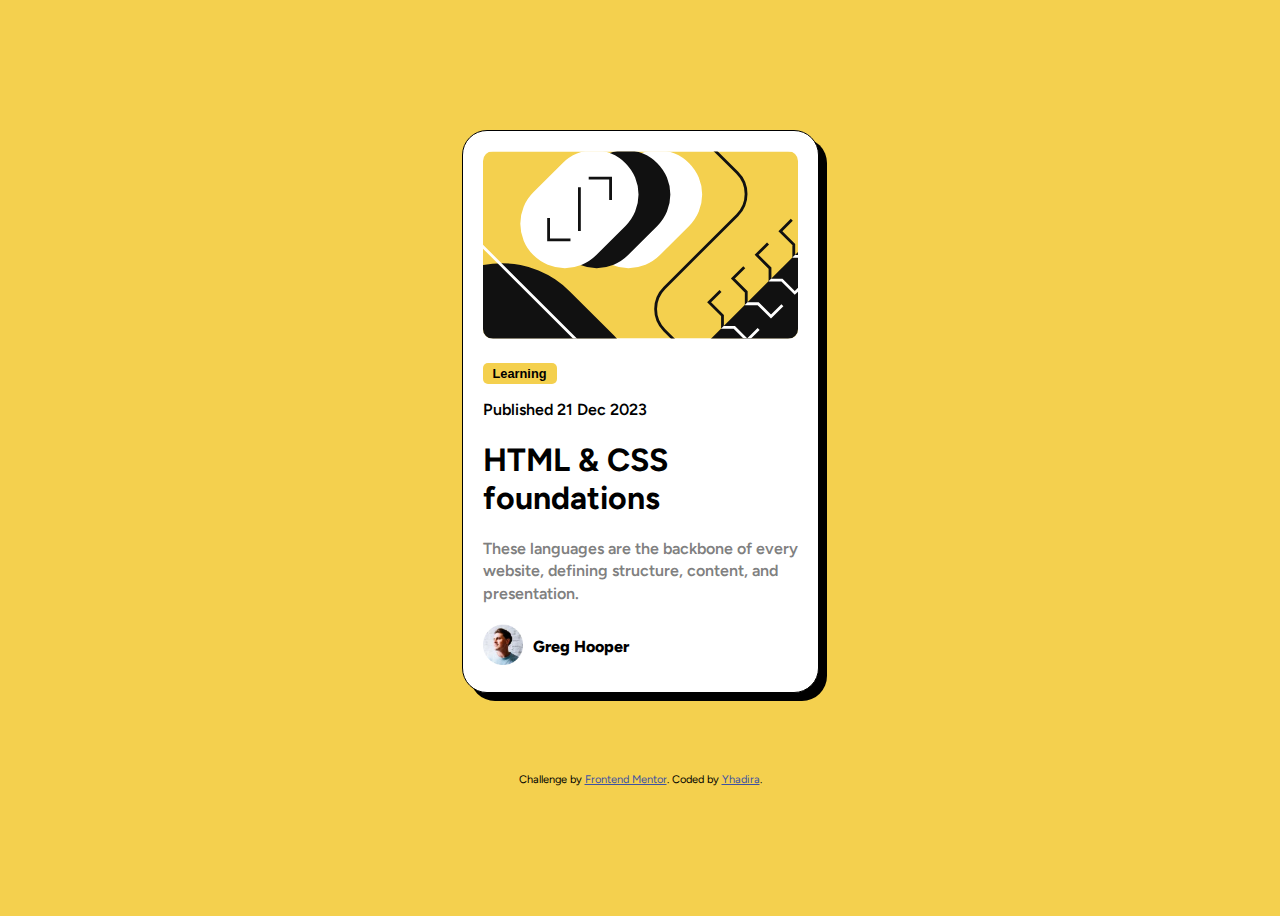
<file: blog-preview-card-main/index.html>
<!DOCTYPE html>
<html lang="en">

<head>
  <meta charset="UTF-8">
  <meta name="viewport" content="width=device-width, initial-scale=1.0">


  <link rel="icon" type="image/png" sizes="32x32" href="./assets/images/favicon-32x32.png">
  <link rel="preconnect" href="https://fonts.googleapis.com">
  <link rel="preconnect" href="https://fonts.gstatic.com" crossorigin>
  <link href="https://fonts.googleapis.com/css2?family=Figtree:wght@600;800&family=Outfit:wght@400;700&display=swap"
    rel="stylesheet">
  <title>Frontend Mentor | Blog preview card</title>

  
  <style>
    :root {
      --bg-color: hsl(47, 88%, 63%);
      --bg-card-color: hsl(0, 0%, 100%);
      --f-clr-800: hsl(0, 0%, 7%);
      --f-clr-400: hsl(0, 0%, 50%);
      --fs-800: 1.1235rem;
      --fs-400: 1rem;
      --fs-200: 0.8rem;
      --fw-800: 800;
      --fw-600: 600;
      --line-height: 1.4;
      --ff: Figtree;
    }

    body {
      display: grid;
      place-content: center;
      height: 100vh;
      background-color: var(--bg-color);
      font-family: var(--ff);
    }

    img {
      width: 100%;
    }

    .card {
      max-width: 315px;
      border: 0.5px solid #000;
      background-color: var(--bg-card-color);
      padding: 20px;
      border-radius: 25px;
      box-shadow: 8px 8px;
    }

    .article-img {
      border-radius: 10px;
      margin-bottom: 20px;

    }

    button {
      background-color: var(--bg-color);
      border-radius: 5px;
      border: none;
      cursor: pointer;
      font-size: var(--fs-200);
      padding: 3px 10px;
      font-weight: var(--fw-800);
    }

    .card-content {
      font-size: var(--fs-400);
      font-weight: var(--fw-600);
    }

    .card-content .info {
      color: var(--f-clr-400);
      line-height: var(--line-height);
      text-align: left;
    }

    .profile {
      display: flex;
      align-items: center;
      font-weight: var(--fw-800);
      gap: 10px;
    }

    .profile div {
      width: 40px;
    }



    .attribution {
      margin-top: 5rem;
      font-size: 11px;
      text-align: center;
    }

    .attribution a {
      color: hsl(228, 45%, 44%);
    }
  </style>
</head>

<body>

  <section class="card">

    <img class="article-img" src="assets/images/illustration-article.svg" alt="">

    <div class="card-content">
      <button>Learning</button>
      <p>Published 21 Dec 2023</p>
      <h1>HTML & CSS foundations</h1>

      <p class="info">These languages are the backbone of every website, defining structure, content, and presentation.
      </p>

      <div class="profile">
        <div>
          <img src="assets/images/image-avatar.webp" alt="">
        </div>
        <p>Greg Hooper</p>
      </div>
    </div>
  </section>



  <div class="attribution">
    Challenge by <a href="https://www.frontendmentor.io/challenges/blog-preview-card-ckPaj01IcS"
      target="_blank">Frontend Mentor</a>.
    Coded by <a href="https://www.frontendmentor.io/profile/Siphixx">Yhadira</a>.
  </div>


</body>

</html>
</file>
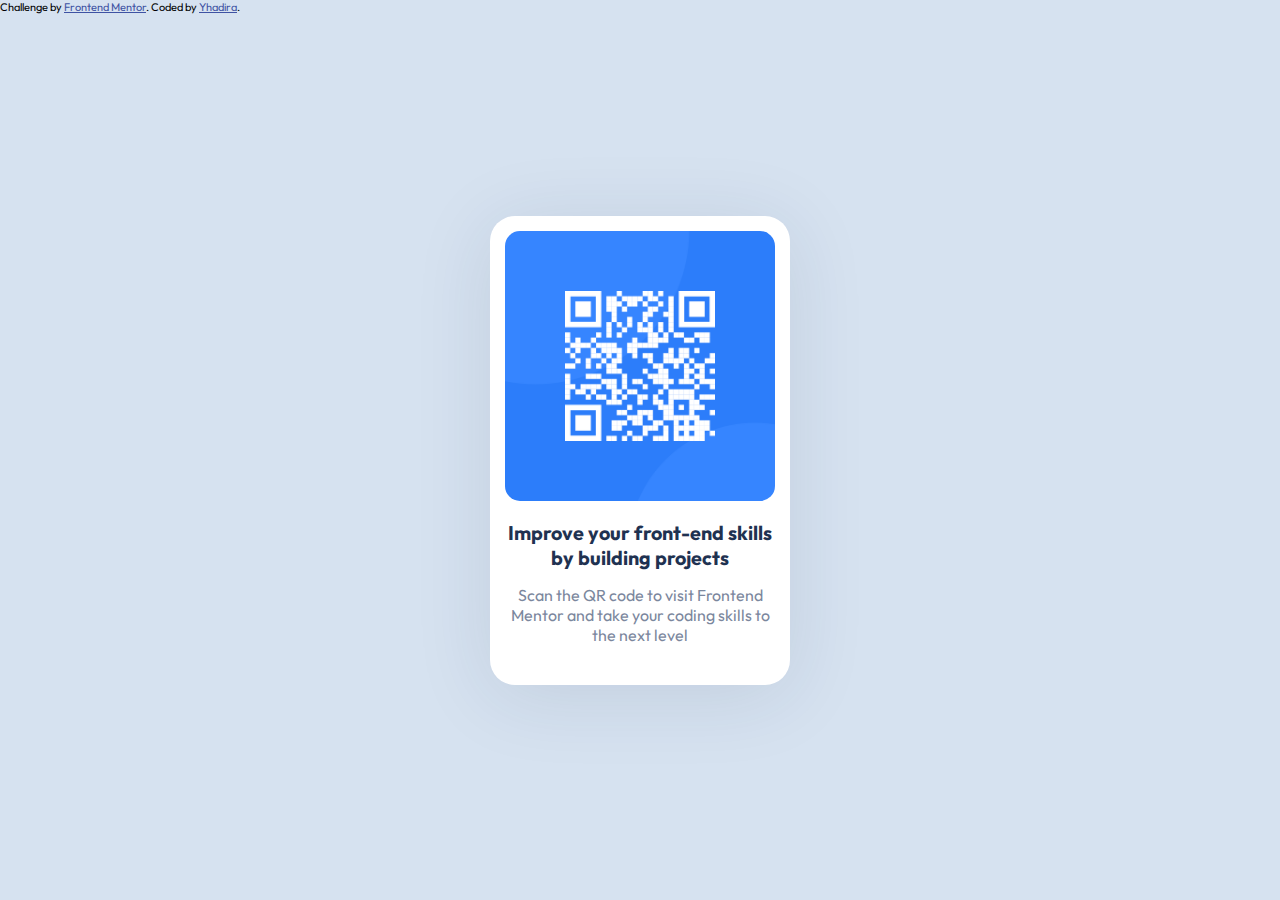
<file: qr-code-component-main/index.html>
<!DOCTYPE html>
<html lang="en">

<head>
  <meta charset="UTF-8">
  <meta name="viewport" content="width=device-width, initial-scale=1.0">
  <!-- displays site properly based on user's device -->

  <link rel="icon" type="image/png" sizes="32x32" href="./images/favicon-32x32.png">
  <link rel="preconnect" href="https://fonts.googleapis.com">
  <link rel="preconnect" href="https://fonts.gstatic.com" crossorigin>
  <link href="https://fonts.googleapis.com/css2?family=Outfit:wght@400;700&display=swap" rel="stylesheet">
  <title>Frontend Mentor | QR code component</title>

  <!-- Feel free to remove these styles or customise in your own stylesheet 👍 -->
  <style>
    :root {
      --bg-color: hsl(0, 0%, 100%);
      --f-clr-heading: hsl(218, 44%, 22%);
      --f-clr-900: hsl(220, 15%, 55%);
      --bg-color-lightblue: hsl(212, 45%, 89%);
      --fs-paragraph: 0.938;
      --fw-paragraph: 400;
      --fs-heading: 1.232rem;
      --fw-heading: 700;

      --box-shadow-color: hsla(217, 45%, 22%, 0.11);
    }

    * {
      margin: 0;
      padding: 0;
      box-sizing: border-box;
    }

    body {
      min-height: 100vh;
      background-color: var(--bg-color-lightblue);
      display: grid;
      place-content: center;
      font-family: outfit;
    }


    .card-qr {
      max-width: 300px;
      background-color: var(--bg-color);
      padding: 15px;
      border-radius: 25px;
      box-shadow: 0px 10px 80px var(--box-shadow-color);
    }

    .card-img img {
      border-radius: 15px;
      width: 100%;
    }

    .card-content {
      text-align: center;

    }

    .card-content>* {
      margin-block: 15px;
    }

    .card-content h3 {
      color: var(--f-clr-heading);
      font-size: var(--fs-heading);
      font-weight: var(--fw-heading);
    }

    .card-content p {
      color: var(--f-clr-900);
      font-size: var(--fs-paragraph);
      font-weight: var(--fw-paragraph);
      padding-bottom: 10px;
    }

    .attribution {
      position: absolute;
      font-size: 11px;
      text-align: center;
    }

    .attribution a {
      color: hsl(228, 45%, 44%);
    }
  </style>
</head>


<body>

  <section class="card-qr">
    <div class="card-img">
      <img src="images/image-qr-code.png" alt="">
    </div>
    <div class="card-content">
      <h3>Improve your front-end skills by building projects</h3>
      <p>Scan the QR code to visit Frontend Mentor and take your coding skills to the next level</p>
    </div>
  </section>





  <div class="attribution">
    Challenge by <a href="https://www.frontendmentor.io/challenges/qr-code-component-iux_sIO_H" target="_blank">Frontend Mentor</a>.
    Coded by <a href="https://www.frontendmentor.io/profile/Siphixx">Yhadira</a>.
  </div>
</body>

</html>
</file>
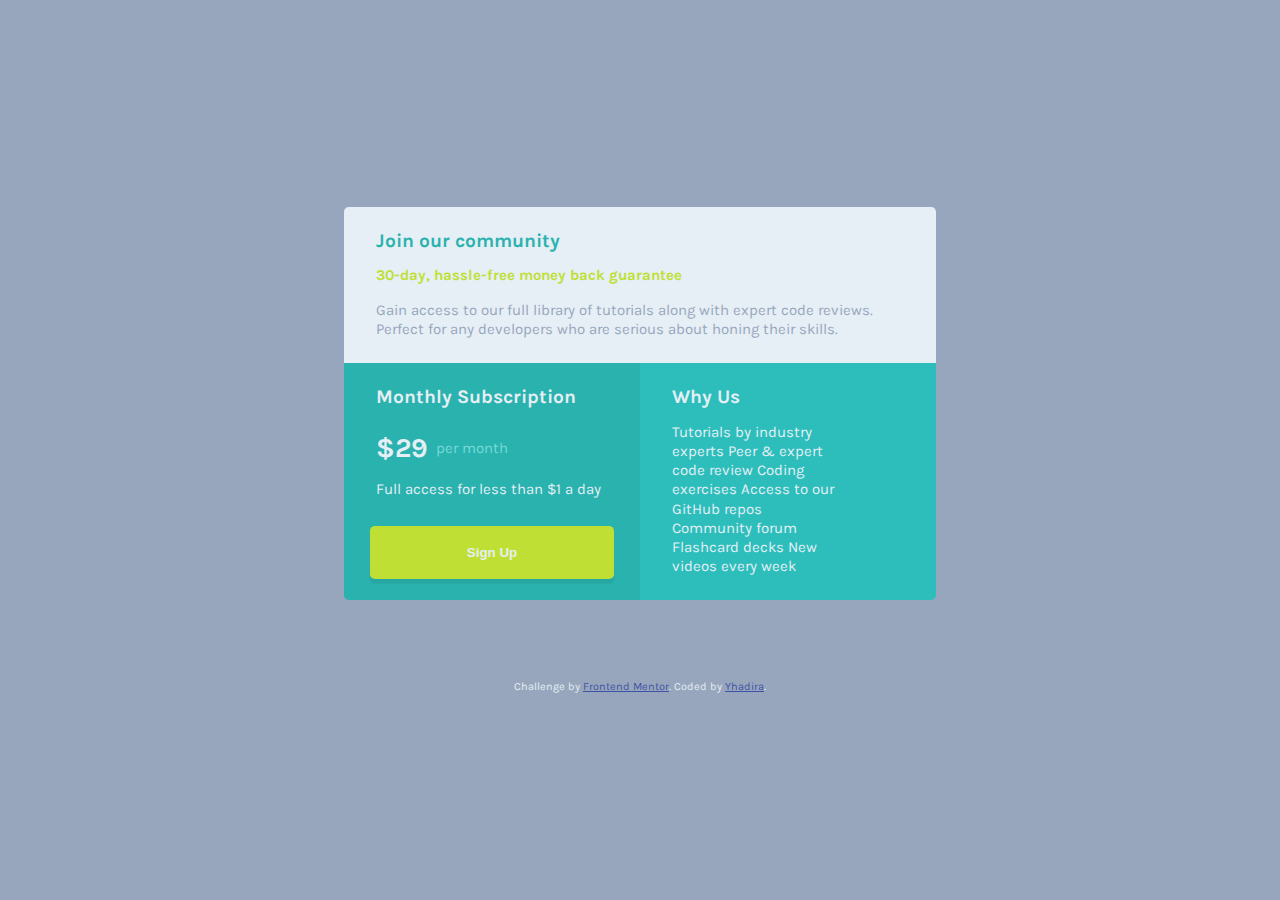
<file: single-price-grid-component-master/index.html>
<!DOCTYPE html>
<html lang="en">

<head>
  <meta charset="UTF-8">
  <meta name="viewport" content="width=device-width, initial-scale=1.0">

  <link rel="icon" type="image/png" sizes="32x32" href="./images/favicon-32x32.png">
  <link rel="stylesheet" href="style.css">

  <link rel="preconnect" href="https://fonts.googleapis.com">
  <link rel="preconnect" href="https://fonts.gstatic.com" crossorigin>
  <link
    href="https://fonts.googleapis.com/css2?family=Figtree:wght@600;800&family=Inter:wght@400;700&family=Karla:wght@400;700&family=Lexend+Deca&family=Outfit:wght@400;700&display=swap"
    rel="stylesheet">
  <title>Frontend Mentor | Single Price Grid Component</title>


</head>

<body>

  <div class="card-container">
    <main class="card">
      <div class="card__section">
        <h1 class="cyan_accent">Join our community</h1>
        <p class="yellow_accent">30-day, hassle-free money back guarantee</p>
        <p class="grayish_accent">Gain access to our full library of tutorials along with expert code reviews.
          Perfect for any developers who are serious about honing their skills.
        </p>
      </div>
      <div class="card__section">
        <h1>Monthly Subscription</h1>
        <p><span>&dollar;29</span>per month</p>
        <p class="info">Full access for less than &dollar;1 a day</p>
        <button class="sign_up_btn">Sign Up</button>
      </div>
      <div class="card__section">
        <h1>Why Us</h1>
        <p>Tutorials by industry experts
          Peer &amp; expert code review
          Coding exercises
          Access to our GitHub repos
          Community forum
          Flashcard decks
          New videos every week
        </p>
      </div>
    </main>
  </div>





  <footer>
    <p class="attribution">
      Challenge by <a
        href="https://www.frontendmentor.io/challenges/single-price-grid-component-5ce41129d0ff452fec5abbbc"
        target="_blank">Frontend Mentor</a>.
      Coded by <a href="https://www.frontendmentor.io/profile/Siphixx">Yhadira</a>.
    </p>
  </footer>

</body>

</html>
</file>
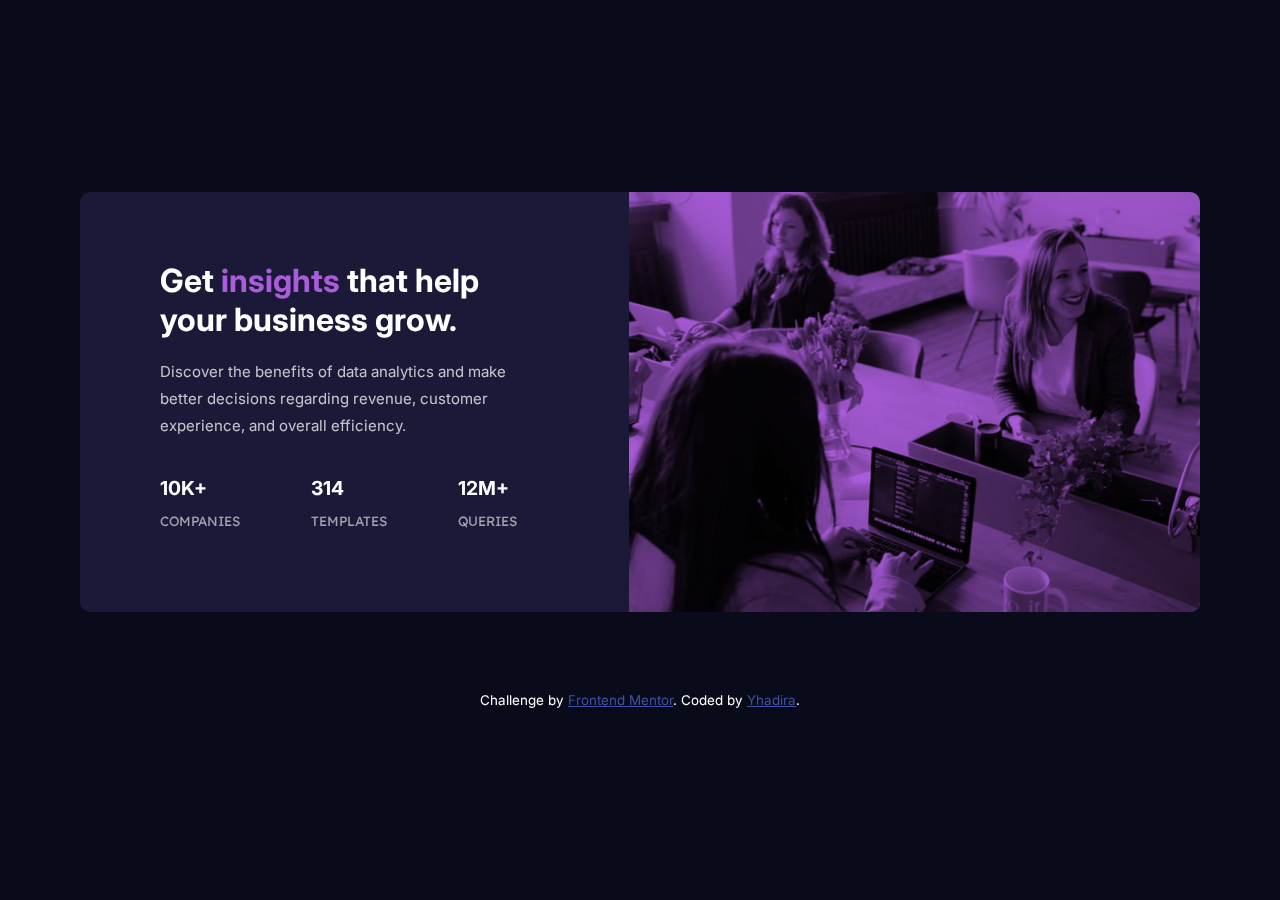
<file: stats-preview-card-component-main/index.html>
<!DOCTYPE html>
<html lang="en">

<head>
  <meta charset="UTF-8">
  <meta name="viewport" content="width=device-width, initial-scale=1.0">


  <link rel="icon" type="image/png" sizes="32x32" href="./images/favicon-32x32.png">

  <!-- FONTS -->
  <link rel="preconnect" href="https://fonts.googleapis.com">
  <link rel="preconnect" href="https://fonts.gstatic.com" crossorigin>
  <link
    href="https://fonts.googleapis.com/css2?family=Figtree:wght@600;800&family=Inter:wght@400;700&family=Outfit:wght@400;700&display=swap"
    rel="stylesheet">
  <link rel="preconnect" href="https://fonts.googleapis.com">
  <link rel="preconnect" href="https://fonts.gstatic.com" crossorigin>
  <link
    href="https://fonts.googleapis.com/css2?family=Figtree:wght@600;800&family=Inter:wght@400;700&family=Lexend+Deca&family=Outfit:wght@400;700&display=swap"
    rel="stylesheet">
  <!-- FONTS -->

  <link rel="stylesheet" href="style.css">

  <title>Frontend Mentor | Stats preview card component</title>

</head>

<body>

  <main class="card">
    <picture class="card-img">
      <img src="images/image-header-mobile.jpg" alt="header_mobile_frontend_mentor_img">
    </picture>

    <div class="wrapper">
      <div class="card-content">
        <h1>Get <span>insights</span> that help your business grow.</h1>
        <p>Discover the benefits of data analytics and make better decisions regarding revenue, customer experience, and
          overall efficiency.</p>
      </div>

      <div class="card-data">

        <div class="data">
          <span>10k+</span>
          <p>companies</p>
        </div>

        <div class="data">
          <span>314</span>
          <p>templates</p>
        </div>

        <div class="data">
          <span>12m+</span>
          <p>queries</p>
        </div>

      </div>
    </div>
  </main>


  <footer>
    <div class="attribution">
      Challenge by <a href="https://www.frontendmentor.io/challenges/stats-preview-card-component-8JqbgoU62"
        target="_blank">Frontend Mentor</a>.
      Coded by <a href="https://www.frontendmentor.io/profile/Siphixx">Yhadira</a>.
    </div>
  </footer>
</body>

</html>
</file>
<file: single-price-grid-component-master/style.css>
:root {
      --bg-color: hsl(218, 22%, 67%);
      --main-color: hsl(204, 43%, 93%);
      --accent-50:hsl(179, 58%, 66%);
      --grayish-color:hsl(218, 22%, 67%) ;
      --accent-100: hsl(179, 62%, 46%);
      --accent-200: hsl(179, 62%, 43%);

      --border-radius: 0.3rem;

      --f-clr-yellow: hsl(71, 73%, 54%);
      --f-clr-yellow-hover: hsl(71, 61%, 48%);
      --fs-200: 0.938rem;
      --fs-400: 1.2rem;
      --fs-500: 1.7rem;
      --fw-400: 400;
      --fw-700: 700;
      --ff-main: Karla;

      --line-height: 1.2rem;
  }

  *,*::before,*::after{
    margin: 0;
    padding: 0;
    box-sizing: border-box;
  }

  body{
    display: grid;
    place-content: center;
    min-height: 100vh;
    background-color: var(--bg-color);
    font-family: var(--ff-main);
  }


  h1{
    font-size: var(--fs-400);
  }

  p{
    font-size: var(--fs-200);
  }
/* General Styling */

.card-container{
   border-radius: var(--border-radius);
   overflow: hidden;
} 

  .card{
    display: grid;  
    font-size: var(--fs-400);
    max-width: 20rem;
    color: var(--main-color);
    line-height: var(--line-height);
  }


    .card .card__section{
      padding-block: 1rem;
    }

  .card .card__section > * {
      padding-block: 0.5rem;
      padding-inline: 2rem;
  }
/* General Styling */

/* First Card Section */
  .card .card__section:first-child{
      background-color: var(--main-color);
   
  }

    .card .card__section:first-child h1 {
      color: var(--accent-200);
    }
  
    .card .card__section:first-child .yellow_accent {
      color: var(--f-clr-yellow);
      font-weight: var(--fw-700);
    }
  
    .card .card__section:first-child .grayish_accent {
      color: var(--grayish-color);
      ;
    }
/* First Card Section */

/* Second Card Section */
   .card .card__section:nth-child(2) {
       background-color: var(--accent-200);
       display: grid;
   }

    .card .card__section:nth-child(2) p {
        color: var(--accent-50);
        
    }

    .card__section:nth-child(2) :nth-child(2){
      display: flex;
      align-items: center;
    }
      
      .card .card__section:nth-child(2) span{
      font-size: var(--fs-500);
      font-weight: var(--fw-700);
      padding-right: 0.5rem;
      color: var(--main-color);
    }

   .card .card__section:nth-child(2) .info {
       color: var(--main-color);  
     }

  .sign_up_btn{
    background-color: var(--f-clr-yellow);
    color: var(--ff-main);
    height: 80%;    
    font-weight: var(--fw-700);
    outline: none;
    border: none;
    border-radius: var(--border-radius);
    margin-inline: 1.6rem;
    margin-top: 0.5rem;
    margin-bottom: 1rem;
    cursor: pointer;
    transition: 400ms background-color;
    box-shadow: 0px 5px 2px 0px rgba(0, 0, 0, 0.06);
      -webkit-box-shadow: 0px 5px 2px 0px rgba(0, 0, 0, 0.06);
      -moz-box-shadow: 0px 5px 2px 0px rgba(0, 0, 0, 0.06);
  }

  .sign_up_btn:hover{
    background-color:var(--f-clr-yellow-hover);
  }
  
/* Second Card Section */


/* Last Card Section */

  .card .card__section:last-child {
       background-color: var(--accent-100);
      

   }

     .card .card__section:last-child p {
       width: 80%;
       font-size: var(--fs-200);
     }

/* Last Card Section */



/* Responsive */

@media (min-width: 40em){
  .card{
    max-width: 37rem;
    grid-template-columns: repeat(2, 1fr);
  }
  .card .card__section:first-child{
    grid-column: span 2;
  }
 
  .card .card__section:first-child > *{
      padding-inline: 2rem;
 }
}

/* Responsive */



/* Attribution */
.attribution {
  color: var(--main-color);
  margin-top: 5rem;
  font-size: 11px;
  text-align: center;
}

.attribution a {
  color: hsl(228, 45%, 44%);
}
/* Attribution */
</file>
<file: stats-preview-card-component-main/style.css>
:root {
    --bg-color: hsl(233, 47%, 7%);
    --card-bg-color: hsl(244, 38%, 16%);
    --accent: hsl(277, 64%, 61%);
    --f-clr-100: hsl(0, 0%, 100%);
    --f-clr-200: hsla(0, 0%, 100%, 0.75);
    --f-clr-300: hsla(0, 0%, 100%, 0.6);
    --fs-200: 0.838rem;
    --fs-400: 0.938rem;
    --fs-700: 1.2135rem;
    --fw-400: 400;
    --fw-700: 700;
    --ff-main: Inter, sans-serif;
    --ff-secondary: Lexend Deca, sans-serif;
    --line-height: 1.8;
    --border-radius: 10px;
}

*{
    margin: 0;
    padding: 0;
    box-sizing: border-box;
}

body {
    display: grid;
    place-content: center;
    font-family: var(--ff-main);
    height: 100vh;
    background-color: var(--bg-color);
}

img {
    max-width: 100%;
    display: block;
}


.card {
    max-width: 24rem;
    border-radius: var(--border-radius);
    background-color: var(--card-bg-color);
    color: var(--f-clr-100);
    text-align: center;
}

.card-img {
    overflow: hidden;
    border-top-right-radius: var(--border-radius);
    border-top-left-radius: var(--border-radius);
    display: block;
    background-color: var(--accent);
}

.card-img img {
    object-position: center;
    object-fit: cover;
    mix-blend-mode: multiply;
}

.wrapper {
    padding-inline: 2.65rem;
}

.card-content > *,.card-data > *{
    padding-block: 0.6rem;
}

.card-content h1{
    margin-top: 1rem;
    
}

.card-content p {
    color: var(--f-clr-200);
    font-size: var(--fs-400);
    line-height: var(--line-height);
   
}

.card-content span {
    color: var(--accent);
}

.card-data {
    padding-block: 1.1235rem;
}

.card-data .data span {
    font-weight: var(--fw-700);
    font-size: var(--fs-700);
}

.card-data .data {
    text-transform: uppercase;
  
}

.data > * {
    margin-block: 0.8rem;
}

.card-data .data p {
    font-family: var(--ff-secondary);
    color: var(--f-clr-300);
    font-size: var(--fs-200);
}

footer {
    margin-top: 5rem;
}

.attribution {

    font-size: var(--fs-200);
    text-align: center;
    color: var(--f-clr-100);
}

.attribution a {
    color: hsl(228, 45%, 44%);
}


@media (min-width:1024px) {
    .card {
        display: flex;
        max-width: 70rem;
        min-height: 22rem;
        text-align: left;

    }


    .card-data {
        display: flex;
        
        justify-content: space-between;
    }

    .wrapper {
        display: grid;
        place-content: center;
        padding-left: 5rem;
        padding-right: 7rem;
        flex: 1;
    }

    .card-img{
        flex: 1.6;
        order: 2;
        border-top-left-radius: 0;
        border-top-right-radius: var(--border-radius);
        border-bottom-right-radius: var(--border-radius);
            
    }

    .card-img img {
       height: 100%;
        width: 100%;
    }

    

}
</file>
